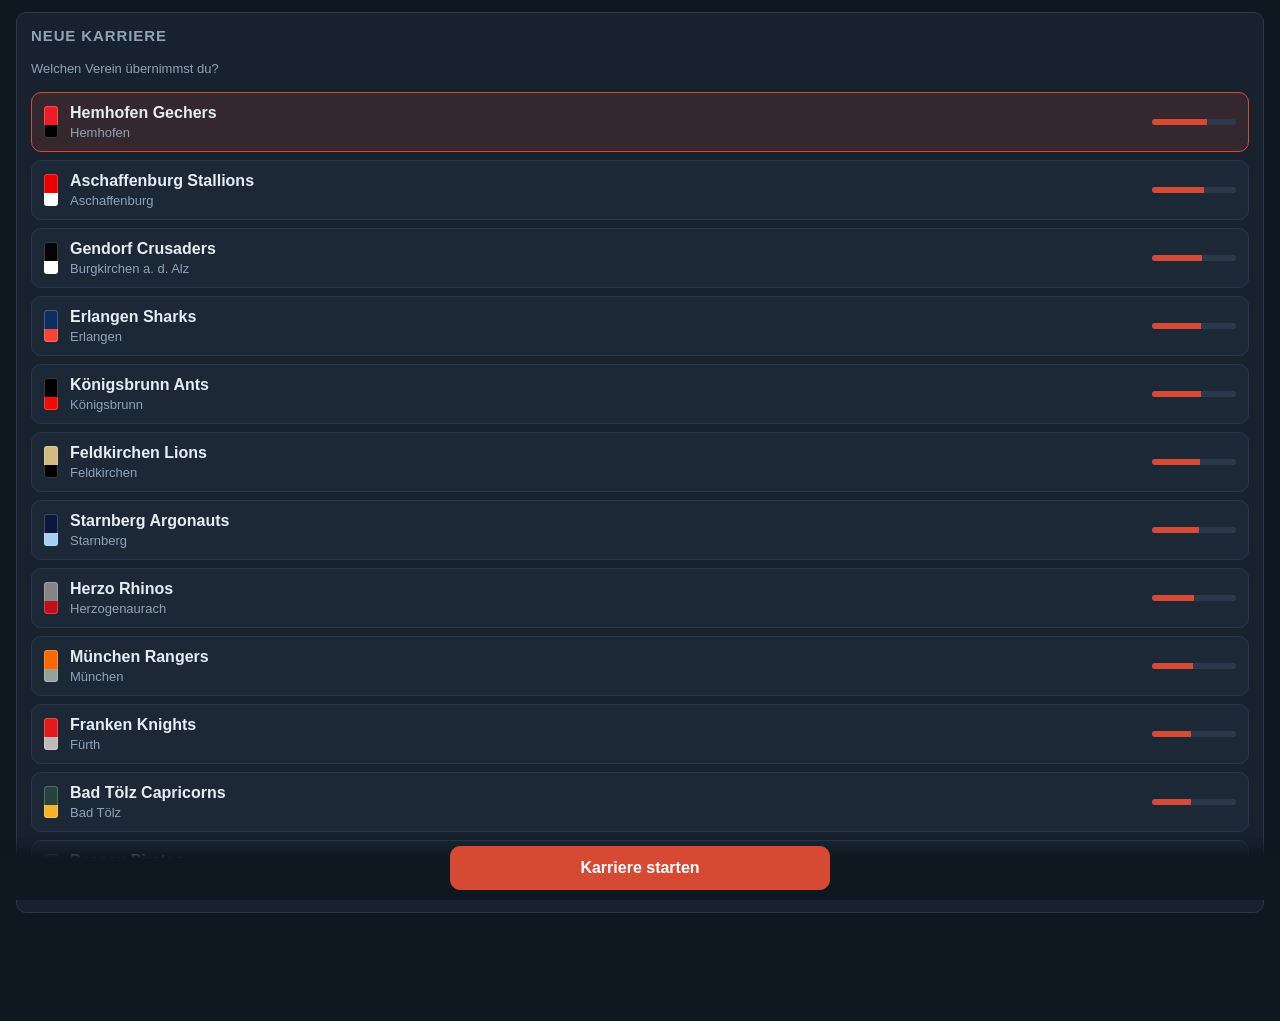
<file: index.html>
<!doctype html>
<html lang="de">
<head>
  <meta charset="utf-8">
  <title>Bayernliga Football Manager</title>
  <meta name="viewport" content="width=device-width, initial-scale=1, viewport-fit=cover">
  <meta name="theme-color" content="#0f1720">
  <meta name="description" content="Manager für American Football in der bayerischen Bayernliga.">

  <!-- Auf dem iPad: Teilen -> Zum Home-Bildschirm. Läuft dann ohne Safari-Leiste. -->
  <link rel="manifest" href="manifest.json">
  <meta name="apple-mobile-web-app-capable" content="yes">
  <meta name="apple-mobile-web-app-status-bar-style" content="black-translucent">
  <meta name="apple-mobile-web-app-title" content="Bayernliga">
  <link rel="apple-touch-icon" href="icons/icon-180.png">
  <link rel="icon" href="icons/icon-192.png">

  <link rel="stylesheet" href="app.css">
</head>
<body>
  <div id="app" class="app"></div>
  <script type="module" src="app.js"></script>
</body>
</html>
</file>
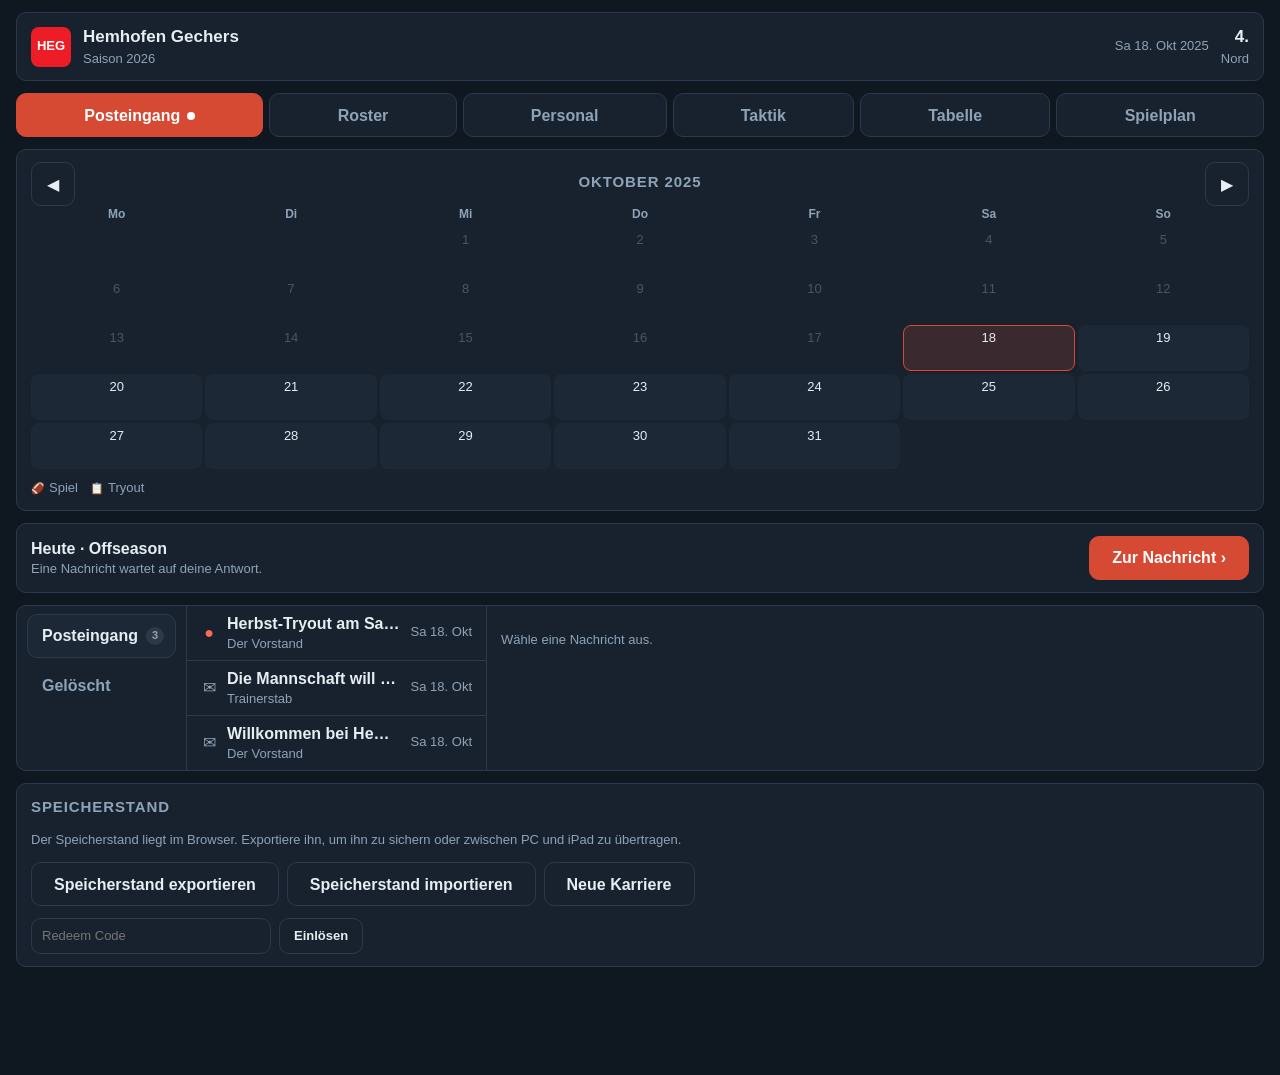
<file: vis.html>
<!doctype html>
<html lang="de"><head><meta charset="utf-8"><title>vis</title>
<meta name="viewport" content="width=device-width, initial-scale=1">
<link rel="stylesheet" href="app.css"></head>
<body><div id="app" class="app"></div>
<script type="module">
  import { neuesSpiel, weiter, beantworteNachricht } from './engine/saison.js';
  import { tagVonSpieltag } from './engine/kalender.js';
  import { speichere } from './engine/save.js';
  const q = new URLSearchParams(location.search);
  const s = neuesSpiel('heg', 'vis-seed');
  // Der Vorstand hält den Kalender an, bis er eine Antwort hat — auch hier.
  beantworteNachricht(s, s.post[s.post.length - 1].id, 'ja');
  // Ohne ?ende steht die Saison mitten in der Gruppenrunde, mit ?ende hinter
  // dem Finale — die einzige Stelle, an der das Bracket vollständig zu sehen ist.
  // Jeder eigene Spieltag hält an, also wird so oft weitergespielt, bis der
  // Kalender am Ziel steht; die Schranke fängt einen Stopp ab, der nicht weicht.
  const ziel = tagVonSpieltag(q.has('ende') ? 12 : 8);
  for (let i = 0; i < 40 && s.tag < ziel; i++) weiter(s, ziel);
  if (q.has('ende')) weiter(s);
  speichere(s);
  await import('./app.js');
  // Über den Namen und nicht über die Nummer: die Reihenfolge der Reiter hat
  // sich schon einmal geändert, und dann zeigte diese Fixture stillschweigend
  // die falsche Ansicht.
  const v = q.get('v');
  const reiter = (name) => [...document.querySelectorAll('.reiter button')]
    .find((b) => b.textContent === name);
  const ANSICHT = {
    tabelle: 'Tabelle', kader: 'Roster', personal: 'Personal',
    taktik: 'Taktik', spielplan: 'Spielplan',
  };
  if (ANSICHT[v]) reiter(ANSICHT[v]).click();
  if (v === 'bericht') {
    reiter('Spielplan').click();
    document.querySelector('.paarung[role=button]').click();
  }
</script></body></html>
</file>
<file: app.css>
/* Bayernliga Football Manager
   Tablet-first: every control is thumb-sized, nothing depends on hover. */

:root {
  --bg: #0f1720;
  --bg-erhoben: #17222e;
  --bg-zeile: #1c2836;
  --rand: #2a3a4c;
  --text: #e6edf3;
  --text-leise: #8fa3b8;
  --akzent: #d64933;
  --akzent-hell: #ff6b52;
  --gruen: #2ea36b;
  --rot: #d1495b;
  --gelb: #e9b44c;

  --tap: 44px;          /* kleinste Trefferfläche */
  --radius: 10px;
  --sicher-oben: env(safe-area-inset-top, 0px);
  --sicher-unten: env(safe-area-inset-bottom, 0px);
}

* { box-sizing: border-box; }

html {
  -webkit-text-size-adjust: 100%;
}

body {
  margin: 0;
  background: var(--bg);
  color: var(--text);
  font: 16px/1.45 -apple-system, BlinkMacSystemFont, 'Segoe UI', Roboto, sans-serif;
  /* Kein Doppeltipp-Zoom, kein Gummiband-Scrollen am Rand. */
  touch-action: manipulation;
  overscroll-behavior-y: none;
}

/* Kein fester Deckel mehr: die Breite folgt dem Fenster. Die Grids darunter
   (Bracket, Werte, Systeme, Aufstellungsraster, Stabkarten) tragen schon
   `auto-fill`/`auto-fit` mit `minmax()` — sie füllen zusätzlichen Platz mit
   mehr Spalten, nicht mit gestreckten Elementen. Nur ganz oben, auf einem
   Bildschirm breiter als ein Monitor, bricht eine Seitenspalte den Rest ab:
   sonst würde die Tabelle irgendwann breiter als lesbar. */
.app {
  max-width: min(100%, 1800px);
  margin: 0 auto;
  padding: calc(var(--sicher-oben) + 12px) 16px calc(var(--sicher-unten) + 96px);
}

@media (min-width: 1400px) {
  .app { padding-left: 24px; padding-right: 24px; }
}

/* --- Kopfzeile ---------------------------------------------------------- */

.kopf {
  display: flex;
  align-items: center;
  gap: 12px;
  padding: 12px 14px;
  background: var(--bg-erhoben);
  border: 1px solid var(--rand);
  border-radius: var(--radius);
  margin-bottom: 12px;
}

.kopf-wappen {
  width: 40px; height: 40px;
  border-radius: 8px;
  flex: 0 0 auto;
  display: grid; place-items: center;
  font-weight: 700; font-size: 13px;
  color: #fff;
}

.kopf-titel { font-weight: 700; font-size: 17px; }
.kopf-unter { color: var(--text-leise); font-size: 13px; }
/* Das Datum steht in der Mitte und weicht als Erstes: auf einem schmalen
   Gerät zählt, welcher Verein und welcher Platz — wann, sagt der Kalender
   eine Zeile tiefer noch einmal. */
.kopf-datum { margin-left: auto; color: var(--text-leise); white-space: nowrap; }
.kopf-rechts { text-align: right; }

@media (max-width: 520px) {
  .kopf-datum { display: none; }
  .kopf-rechts { margin-left: auto; }
}

/* --- Reiter -------------------------------------------------------------- */

.reiter {
  display: flex;
  gap: 6px;
  margin-bottom: 12px;
  overflow-x: auto;
  -webkit-overflow-scrolling: touch;
  scrollbar-width: none;
}
.reiter::-webkit-scrollbar { display: none; }

.reiter button {
  /* Wächst mit, damit die Leiste auf dem Telefon randlos ist. */
  flex: 1 0 auto;
  min-height: var(--tap);
  padding: 0 18px;
  background: var(--bg-erhoben);
  color: var(--text-leise);
  border: 1px solid var(--rand);
  border-radius: var(--radius);
  font: inherit; font-weight: 600;
  cursor: pointer;
}
.reiter button[aria-selected='true'] {
  background: var(--akzent);
  border-color: var(--akzent);
  color: #fff;
}

/* Der Punkt für ungelesene Post. Er sitzt hinter der Beschriftung und nicht
   als Aufkleber in der Ecke: der Reiter darf beim Auftauchen des Punktes nicht
   die Höhe ändern, sonst springt die ganze Leiste unter dem Finger. Auf dem
   aufgeschlagenen Reiter wird er weiß — der Akzent steht dort schon als
   Hintergrund und wäre auf sich selbst unsichtbar. */
.reiterpunkt {
  display: inline-block;
  width: 8px; height: 8px;
  margin-left: 7px;
  vertical-align: 1px;
  border-radius: 999px;
  background: var(--akzent-hell);
}
.reiter button[aria-selected='true'] .reiterpunkt { background: #fff; }

/* --- Karten und Tabellen ------------------------------------------------- */

.karte {
  background: var(--bg-erhoben);
  border: 1px solid var(--rand);
  border-radius: var(--radius);
  padding: 12px 14px;
  margin-bottom: 12px;
}

.karte h2 {
  margin: 0 0 10px;
  font-size: 15px;
  text-transform: uppercase;
  letter-spacing: .06em;
  color: var(--text-leise);
}

/* Breite Tabellen scrollen in sich selbst, nie die Seite. */
.tabelle-scroll {
  overflow-x: auto;
  -webkit-overflow-scrolling: touch;
  margin: 0 -14px;
  padding: 0 14px;
}

table {
  width: 100%;
  border-collapse: collapse;
  font-variant-numeric: tabular-nums;
  white-space: nowrap;
}

th {
  text-align: right;
  font-size: 12px;
  font-weight: 600;
  text-transform: uppercase;
  letter-spacing: .04em;
  color: var(--text-leise);
  padding: 6px 8px;
  border-bottom: 1px solid var(--rand);
}
th:nth-child(1), th:nth-child(2) { text-align: left; }

/* Sortierbare Spaltenköpfe: der Kader hängt an jedem einen Dreitakt-Klick. */
th.sortierbar { cursor: pointer; user-select: none; -webkit-user-select: none; }
th.sortierbar:hover { color: var(--text); }
th.sortierbar:focus-visible { outline: 2px solid var(--akzent); outline-offset: -2px; }
th.sortiert { color: var(--text); }
.sortpfeil { margin-left: 3px; }

td {
  padding: 10px 8px;
  border-bottom: 1px solid rgba(255, 255, 255, .05);
  text-align: right;
}
td:nth-child(1), td:nth-child(2) { text-align: left; }

tr.mein-team td { background: rgba(214, 73, 51, .13); font-weight: 600; }
/* Die beiden Plätze, die ins Halbfinale führen. Absteiger gibt es keine. */
tr.playoff td:first-child { box-shadow: inset 3px 0 0 var(--gruen); }

.verein-zelle { display: flex; align-items: center; gap: 8px; }
.farbtupfer {
  width: 12px; height: 12px; border-radius: 3px; flex: 0 0 auto;
  outline: 1px solid rgba(255, 255, 255, .22); outline-offset: -1px;
}
.farbtupfer.leer { outline-style: dashed; opacity: .55; }

/* --- Playoff-Bracket ------------------------------------------------------
   Drei Spalten: die beiden Halbfinale, das Finale dazwischen mittig, der
   Meister rechts. Die Verbinder sind Rahmen an den Kästen, kein SVG — so
   hängen sie am Kasten und verrutschen nicht, wenn eine Zeile anders bricht.

   Unter 720px stapeln sich die Spalten und die Linien verschwinden. Eine
   Klammer, die um die Ecke zeigt, wäre schlimmer als gar keine; die
   Überschriften tragen die Struktur dann allein. */

.bracket {
  display: grid;
  grid-template-columns: minmax(0, 1.15fr) minmax(0, 1.15fr) minmax(0, .8fr);
  gap: 28px;
}

.bracket-spalte { display: flex; flex-direction: column; min-width: 0; }

.bracket-titel {
  margin: 0 0 8px;
  font-size: 12px; font-weight: 600;
  text-transform: uppercase; letter-spacing: .06em;
  color: var(--text-leise);
}

/* Mittig, weil die Verbinder die Mitte treffen. */
.bracket-runde { flex: 1; display: grid; align-content: center; gap: 18px; }

.bracket-paar {
  position: relative;
  background: var(--bg-zeile);
  border: 1px solid var(--rand);
  border-radius: 8px;
}
/* Die Ecken rundet der Inhalt, nicht `overflow: hidden` — das schnitte die
   Verbinder ab, die als Pseudoelemente am selben Kasten hängen. */
.bracket-paar > :first-child { border-radius: 7px 7px 0 0; }
.bracket-paar > :last-child { border-radius: 0 0 7px 7px; }
.bracket-paar > :only-child { border-radius: 7px; }

.bracket-seite {
  display: flex; align-items: center; gap: 8px;
  min-height: 40px;
  padding: 6px 10px;
}
.bracket-seite + .bracket-seite { border-top: 1px solid var(--rand); }
.bracket-name { flex: 1; min-width: 0; overflow: hidden; text-overflow: ellipsis; white-space: nowrap; }
.bracket-punkte { flex: 0 0 auto; font-weight: 700; font-variant-numeric: tabular-nums; }
.bracket-halter { flex: 0 0 auto; }

.bracket-seite.sieger { font-weight: 700; }
.bracket-seite.sieger .bracket-punkte { color: var(--gruen); }
.bracket-seite.raus { color: var(--text-leise); }
.bracket-seite.raus .farbtupfer { opacity: .45; }
.bracket-seite.meins { background: rgba(214, 73, 51, .13); }
.bracket-seite.offen .bracket-name { color: var(--text-leise); }

/* Der Heimrechtsvermerk steht am Verein und nicht in der Überschrift, weil im
   Finale der Gruppenzweite zu Hause spielen kann. */
.bracket-heim {
  flex: 0 0 auto;
  font-size: 11px; font-weight: 700; line-height: 1;
  padding: 3px 5px; border-radius: 4px;
  color: var(--text-leise);
  border: 1px solid var(--rand);
}

/* Die Waagerechten: aus jedem Kasten nach rechts, in jeden Kasten von links.
   Zwei 14px-Stummel treffen sich in der Mitte des 28px-Abstands. */
.bracket-runde.halbfinale > *::after,
.bracket-runde.finale > *::after {
  content: ''; position: absolute; top: 50%;
  left: 100%; width: 14px;
  border-top: 2px solid var(--rand);
}
.bracket-runde.finale > *::before,
.bracket-runde.meister > *::before {
  content: ''; position: absolute; top: 50%;
  right: 100%; width: 14px;
  border-top: 2px solid var(--rand);
}

/* Die Klammer, die beide Halbfinale zusammenführt: je eine Senkrechte von der
   Kastenmitte bis in die Mitte des Abstands zwischen ihnen — die Hälfte der
   18px Lücke, also 9px über die Kante hinaus. */
.bracket-runde.halbfinale > :first-child::before,
.bracket-runde.halbfinale > :last-child::before {
  content: ''; position: absolute;
  left: calc(100% + 12px);
  border-left: 2px solid var(--rand);
}
.bracket-runde.halbfinale > :first-child::before { top: 50%; bottom: -9px; }
.bracket-runde.halbfinale > :last-child::before { top: -9px; bottom: 50%; }

@media (max-width: 720px) {
  .bracket { grid-template-columns: 1fr; gap: 16px; }
  .bracket-runde { align-content: start; }
  .bracket-runde > *::before, .bracket-runde > *::after { display: none; }
}

/* --- Fußleiste mit der Hauptaktion --------------------------------------- */

.fuss {
  position: fixed;
  left: 0; right: 0; bottom: 0;
  padding: 10px 12px calc(10px + var(--sicher-unten));
  background: linear-gradient(to top, var(--bg) 65%, transparent);
  display: flex; gap: 8px;
  justify-content: center;
}

button.haupt, button.neben {
  min-height: var(--tap);
  padding: 0 22px;
  border-radius: var(--radius);
  border: 1px solid var(--rand);
  font: inherit; font-weight: 700;
  cursor: pointer;
  max-width: 380px;
  flex: 1;
}
button.haupt { background: var(--akzent); border-color: var(--akzent); color: #fff; }
button.haupt:active { background: var(--akzent-hell); }
button.haupt:disabled { background: var(--rand); border-color: var(--rand); color: var(--text-leise); }
button.neben { background: var(--bg-erhoben); color: var(--text); flex: 0 0 auto; }
button.neben:disabled { color: var(--text-leise); cursor: default; opacity: .55; }

/* --- Startbildschirm ----------------------------------------------------- */

.start-liste { display: grid; gap: 8px; }

.start-team {
  display: flex; align-items: center; gap: 12px;
  min-height: 56px; padding: 8px 12px;
  background: var(--bg-zeile);
  border: 1px solid var(--rand);
  border-radius: var(--radius);
  color: inherit; font: inherit; text-align: left;
  cursor: pointer;
  width: 100%;
}
.start-team[aria-pressed='true'] { border-color: var(--akzent); background: rgba(214, 73, 51, .15); }
.start-team .balken { margin-left: auto; width: 84px; height: 6px; background: var(--rand); border-radius: 3px; overflow: hidden; }
.start-team .balken i { display: block; height: 100%; background: var(--akzent); }

/* --- Die Ansprache nach der Vereinswahl ---------------------------------- */

.intro { max-width: 620px; margin: 0 auto 12px; }

.intro-verein {
  display: flex; align-items: center; gap: 12px;
  padding-bottom: 12px; margin-bottom: 4px;
  border-bottom: 1px solid var(--rand);
}

.intro h2 {
  font-size: 22px;
  text-transform: none;
  letter-spacing: 0;
  color: var(--text);
  margin: 10px 0 12px;
}

.intro p { margin: 0 0 12px; }
.intro-frage { font-weight: 700; margin-bottom: 0 !important; }

/* --- Spielbericht -------------------------------------------------------- */

.bericht-kopf { display: flex; align-items: center; gap: 14px; margin-bottom: 10px; }
.bericht-punkte { font-size: 30px; font-weight: 800; font-variant-numeric: tabular-nums; }
.bericht-sieger { color: var(--gruen); }

.paarung {
  display: flex; align-items: center; gap: 10px;
  padding: 10px 0;
  border-bottom: 1px solid rgba(255, 255, 255, .05);
  cursor: pointer;
}
/* Heim und Gast nebeneinander, nicht übereinander: eine Paarung ist eine
   Zeile. Auf schmalen Schirmen kürzen beide Namen gleichmäßig — jeder bekommt
   die Hälfte, statt dass der längere den kürzeren wegdrückt. */
.paarung .namen {
  flex: 1; min-width: 0;
  display: flex; align-items: center; gap: 6px;
}
.paarung .namen .name {
  min-width: 0; flex: 1 1 0;
  overflow: hidden; text-overflow: ellipsis; white-space: nowrap;
}
.paarung .namen .gegen { flex: 0 0 auto; font-size: 12px; }
.paarung .namen .farbtupfer { flex: 0 0 auto; }
.paarung .stand { font-weight: 700; font-variant-numeric: tabular-nums; }

.leise { color: var(--text-leise); }
.klein { font-size: 13px; }
.verletzt { color: var(--gelb); }
/* Was nicht nur schlecht, sondern kaputt ist: die Elf mit Loch. */
.warnung { color: var(--rot); font-weight: 600; }
.balkenreihe { display: grid; grid-template-columns: 120px 1fr 40px; gap: 10px; align-items: center; margin-bottom: 8px; }
.balkenreihe .spur { height: 8px; background: var(--bg-zeile); border-radius: 4px; overflow: hidden; }
.balkenreihe .spur i { display: block; height: 100%; background: var(--akzent); }

.hinweis {
  padding: 10px 12px; border-radius: var(--radius);
  background: rgba(46, 163, 107, .15);
  border: 1px solid var(--gruen);
  margin-bottom: 12px;
}

/* --- Taktik ---------------------------------------------------------------
   Die Systemwahl, der Regler und die zweiundzwanzig Plätze. */

.systeme {
  display: grid;
  grid-template-columns: repeat(auto-fill, minmax(150px, 1fr));
  gap: 8px;
}

.system {
  display: flex; flex-direction: column; gap: 2px;
  min-height: var(--tap);
  padding: 8px 10px;
  text-align: left;
  border: 1px solid var(--rand);
  border-radius: var(--radius);
  background: var(--bg-zeile);
  color: var(--text);
  font: inherit;
  cursor: pointer;
}
.system:focus-visible { outline: 2px solid var(--akzent); outline-offset: 2px; }
.system.aktiv { border-color: var(--akzent); background: rgba(214, 73, 51, .15); }
.system-id { font-weight: 700; font-variant-numeric: tabular-nums; }
.system-name { font-size: 13px; }
.system-skill { font-size: 11px; letter-spacing: .02em; }

/* Die zwei Koordinatoren nebeneinander, auf dem Telefon untereinander. */
.stabkarten {
  display: grid;
  grid-template-columns: repeat(auto-fit, minmax(220px, 1fr));
  gap: 12px;
}
.stabkarte p { margin: 2px 0; }
.stabname { font-weight: 600; }

.reglerzeile {
  display: grid; grid-template-columns: 120px 1fr 56px;
  gap: 10px; align-items: center; margin-bottom: 4px;
}
.reglerzeile input[type='range'] { width: 100%; height: var(--tap); accent-color: var(--akzent); }
.reglerwert { text-align: right; font-weight: 700; font-variant-numeric: tabular-nums; }

/* Die Marke fürs rechnerische Optimum sitzt unter der Spur, nicht auf ihr:
   auf ihr verdeckte der Daumen sie genau dann, wenn man dort steht. Sie heißt
   `optimum` und nicht `marke` — die Klasse `.marke` ist weiter unten schon die
   Pille hinter einem Spielernamen und brächte ihr Polster mit. */
.reglerskala { margin: -8px 0 6px; }
.skala { position: relative; height: 12px; }
.skala .optimum {
  position: absolute; top: 0;
  width: 2px; height: 8px; margin-left: -1px; padding: 0;
  background: var(--gruen); border-radius: 1px;
}

/* Die Aufschlüsselung des Vorteils. Nur die Summenzeile trägt die dritte
   Spalte — die Beiträge einzeln in Punkte umzurechnen legte eine Genauigkeit
   nahe, die sie nicht haben. */
.duellreihe {
  display: grid; grid-template-columns: 1fr 68px 84px;
  gap: 10px; align-items: baseline; margin-bottom: 6px;
}
.duellwert { text-align: right; font-variant-numeric: tabular-nums; }
.duellpunkte { text-align: right; font-variant-numeric: tabular-nums; }
.duellreihe.summe {
  margin-top: 8px; padding-top: 8px;
  border-top: 1px solid var(--rand);
}
.duellreihe.summe .duellwert { font-weight: 700; }

/* Ein Bereich des Rosters: links die Verfügbaren, rechts die Plätze. Unter
   640 Pixeln fällt die Liste unter die Plätze — nebeneinander wären beide
   Spalten zu schmal für einen Namen samt Zahl, und die Plätze sind die
   Antwort, die zuerst auf dem Schirm stehen soll. */
.aufstellungsraster {
  display: grid; gap: 16px;
  grid-template-columns: repeat(auto-fit, minmax(280px, 1fr));
}
.plaetzespalte { order: -1; }
@media (min-width: 640px) { .plaetzespalte { order: 0; } }
.verfuegbarspalte h3, .plaetzespalte h3 { margin: 0 0 6px; }

.verfuegbarkopf { display: flex; align-items: center; gap: 8px; margin-bottom: 6px; }
.verfuegbarkopf h3 { flex: 1; margin: 0; }

/* Die Zahl, die der Bereich zusammen ergibt. Sie steht im Kartenkopf und nicht
   darunter: der Manager liest sie, während er stellt, nicht danach. */
.staerkezahl { display: flex; align-items: baseline; gap: 6px; margin-bottom: 4px; }
.staerkezahl strong { font-size: 18px; font-variant-numeric: tabular-nums; }

.verfuegbare { list-style: none; margin: 0; padding: 0; max-height: 420px; overflow-y: auto; }
.verfuegbare li {
  display: flex; align-items: center; gap: 8px;
  width: 100%; min-height: var(--tap);
  margin-top: 4px; padding: 0 8px;
  background: var(--bg-erhoben);
  border: 1px solid var(--rand); border-radius: 6px;
  cursor: pointer;
}
.verfuegbare li:active { border-color: var(--akzent); }
.verfuegbare li:focus-visible { outline: 2px solid var(--akzent); outline-offset: 1px; }
.verfuegbare li.gewaehlt {
  background: rgba(214, 73, 51, .18);
  border-color: var(--akzent);
}
/* Wer schon in der Elf steht, steht hier nur, wenn der Schalter ihn holt —
   und dann gedämpft, damit er nicht wie eine freie Wahl aussieht. */
.verfuegbare li.steht { opacity: .7; }
.verfuegbar-name { flex: 1; min-width: 0; font-variant-numeric: tabular-nums; }
.verfuegbare .platz-stk {
  flex: 0 0 24px; text-align: right;
  font-size: 12px; font-weight: 600; font-variant-numeric: tabular-nums;
}

/* Die beiden Werte, an denen ein Special-Teams-Platz hängt. Sie standen früher
   an den drei Plätzen und stehen jetzt an den Kandidaten links: dort werden
   sie gebraucht, denn verglichen wird vor dem Einsetzen, nicht danach. */
.specialwerte { display: flex; gap: 8px; font-variant-numeric: tabular-nums; }
/* Auf schmalen Schirmen rutschen sie unter den Namen, statt ihn in zwei Zeilen
   zu quetschen. */
.verfuegbare li { flex-wrap: wrap; }
@media (max-width: 480px) {
  .verfuegbare .specialwerte { flex-basis: 100%; margin-left: 32px; }
}

.aufstellung { list-style: none; margin: 6px 0 0; padding: 0; }
.aufstellung li {
  display: flex; align-items: baseline; gap: 8px;
  padding: 5px 0;
  /* Rundum ein Rand, fast überall unsichtbar: der gewählte Platz und sein
     Kasten färben ihn ein, statt beim Antippen alles um einen Pixel zu rücken. */
  border: 1px solid transparent;
  border-bottom-color: rgba(255, 255, 255, .05);
}
.aufstellung .platz {
  flex: 0 0 44px;
  font-size: 12px; font-weight: 700; letter-spacing: .04em;
  color: var(--text-leise);
}
/* Einzeilig, notfalls mit Auslassung: sobald rechts die zweite Zahl dazukommt,
   bräche ein langer Name sonst um, und die Zeile würde höher — aus demselben
   Grund wie beim Abstand im Zielmodus darf sich hier nichts verschieben. */
.aufstellung .platz-name {
  flex: 1; min-width: 0; font-variant-numeric: tabular-nums;
  white-space: nowrap; overflow: hidden; text-overflow: ellipsis;
}
/* Eine geliehene Trikotnummer steht in Gold — dieselbe Farbe wie die Marke
   „umgestellt", denn sie sagt dasselbe: der Mann steht heute woanders. */
.aufstellung .platz-nr.geliehen { color: var(--gelb); font-weight: 700; }
.aufstellung .platz-pos { font-size: 12px; }
/* Was der Mann auf genau diesem Platz wert ist — nicht seine gezogene Stärke. */
.aufstellung .platz-stk {
  flex: 0 0 24px; text-align: right;
  font-size: 12px; font-weight: 600; font-variant-numeric: tabular-nums;
}

/* --- Aufstellen ----------------------------------------------------------
   Zwei Tipps: der Platz, dann der Mann. Jede Trefferfläche hält deshalb die 44
   Pixel ein, auch innerhalb der engen Aufstellungsliste. Das Ziehen kommt als
   Zugabe dazu und hat seinen eigenen Abschnitt weiter unten. */

.kartenkopf { display: flex; align-items: center; gap: 12px; flex-wrap: wrap; }
.kartenkopf h2 { flex: 1; margin-bottom: 4px; }
.aufstellungsknoepfe { display: flex; gap: 8px; flex-wrap: wrap; margin-bottom: 4px; }

button.klein {
  min-height: 36px; padding: 0 14px;
  font-size: 13px; font-weight: 600;
  flex: 0 0 auto; max-width: none;
}

.aufstellung li.waehlbar {
  cursor: pointer;
  min-height: var(--tap);
  margin: 0 -6px; padding: 5px 6px;
  border-radius: 6px;
}
.aufstellung li.waehlbar:focus-visible { outline: 2px solid var(--akzent); outline-offset: -2px; }
/* Der gewählte Platz: ein Kasten in der Akzentfarbe, der sich aus der Reihe
   der übrigen heraushebt. Er stand früher auf der Kandidatenliste darunter
   auf; seit die Liste links steht, ist er ein Kasten für sich. */
.aufstellung li.gewaehlt {
  background: rgba(214, 73, 51, .16);
  border-color: var(--akzent);
  border-radius: 6px;
}
.aufstellung li.gewaehlt .platz { color: var(--akzent-hell); }

/* Ein ausdrücklich freier Platz. Er sieht aus wie eine Lücke, weil er eine ist. */
.aufstellung li.frei .platz,
.aufstellung li.frei .platz-name { color: var(--text-leise); }
.aufstellung li.frei .platz-name { font-style: italic; }

/* Ein Schalter, kein Knopf: er schaltet eine Sicht um und bleibt so stehen. */
.schalter {
  min-height: 30px; padding: 0 10px;
  background: transparent; color: var(--text-leise);
  border: 1px solid var(--rand); border-radius: 999px;
  font: inherit; font-size: 12px; font-weight: 600;
  cursor: pointer;
}
.schalter.an {
  background: rgba(46, 163, 107, .18);
  border-color: rgba(46, 163, 107, .45);
  color: var(--gruen);
}
.schalter:focus-visible { outline: 2px solid var(--akzent); outline-offset: 1px; }

.marke.tausch { background: rgba(255, 255, 255, .08); color: var(--text-leise); }

/* Im Zielmodus ist jeder der zweiundzwanzig Plätze ein Knopf, und rechts stehen
   zwei Zahlen: was der dort steht bringt, und was der Gewählte brächte.

   Nur Farbe, kein Maß: die Zeile darf im Zielmodus weder höher noch weiter
   auseinander stehen als sonst. Früher trug sie hier 4 Pixel Abstand nach
   unten, und elf Zeilen rückten beim ersten Tipp links um 44 Pixel nach unten —
   die Liste sprang unter dem Finger weg, der gerade den Platz treffen wollte.
   Der Rand ist ohnehin schon da (siehe `.aufstellung li`), er wird nur gefärbt. */
.aufstellung li.ziel {
  background: var(--bg-zeile);
  border-color: var(--rand);
}
.aufstellung li.ziel:active { border-color: var(--akzent); }
.aufstellung li.ziel.steht { opacity: .55; }
.aufstellung .platz-stk.alt { color: var(--text-leise); font-weight: 400; }
.aufstellung .platz-stk.neu { color: var(--text-leise); font-weight: 700; }
.aufstellung .platz-stk.neu.besser { color: var(--gruen); }

.marke.steht { background: rgba(255, 255, 255, .08); color: var(--text-leise); }

/* Der Papierkorb räumt einen einzelnen Platz. Er sitzt am rechten Rand der
   Zeile, hinter der Stärke, und ist so blass, bis die Zeile berührt wird, dass
   er die Zahlenspalte nicht stört — auf dem Finger-Schirm bleibt er sichtbar,
   denn dort gibt es kein Darüberfahren. */
.aufstellung .papierkorb {
  flex: 0 0 auto; display: inline-flex; align-items: center; justify-content: center;
  align-self: center;
  width: 28px; min-height: 28px; padding: 0; margin-left: 2px;
  background: none; border: 1px solid transparent; border-radius: var(--radius);
  color: var(--rot); opacity: .55; cursor: pointer;
}
.aufstellung li:hover .papierkorb, .aufstellung .papierkorb:focus-visible { opacity: 1; }
.aufstellung .papierkorb:hover { background: rgba(209, 73, 91, .16); }
@media (hover: none) {
  .aufstellung .papierkorb { opacity: .8; }
}

/* --- Ziehen ---------------------------------------------------------------
   Die Zugabe neben den zwei Tipps. Sichtbar ist davon dreierlei: die Schleppe
   am Zeiger, ein Rand an jedem Platz, solange gezogen wird, und der Kasten um
   den Platz unter dem Zeiger. Ohne das Erste weiß niemand, dass er etwas in
   der Hand hält; ohne das Zweite nicht, wohin er damit darf. */

/* Kein Markieren von Text, während ein Name über den Schirm geht — sonst
   schleift die Maus eine blaue Auswahl durch die halbe Liste. */
.verfuegbare li, .aufstellung li.waehlbar { user-select: none; -webkit-user-select: none; }
body.zieht { cursor: grabbing; user-select: none; -webkit-user-select: none; }

.schleppe {
  position: fixed; top: 0; left: 0; z-index: 40;
  /* Nimmt keine Zeiger an: sie hängt unter dem Finger und würde sonst bei jeder
     Trefferfrage sich selbst melden statt des Platzes darunter. */
  pointer-events: none;
  max-width: 220px; padding: 4px 10px;
  background: var(--akzent); color: #fff;
  border-radius: 6px;
  font-size: 13px; font-weight: 600; white-space: nowrap;
  overflow: hidden; text-overflow: ellipsis;
  box-shadow: 0 6px 18px rgba(0, 0, 0, .45);
}

body.zieht .aufstellung li[data-ziel] {
  border-color: rgba(255, 255, 255, .18);
  border-radius: 6px;
}
/* Der Platz unter dem Zeiger — dieselbe Farbe wie der angetippte Platz, weil es
   dieselbe Frage ist: hierher. */
.aufstellung li.drueber {
  background: rgba(214, 73, 51, .22);
  border-color: var(--akzent);
  border-radius: 6px;
}

tr.spielerzeile.waehlbar td { cursor: pointer; }

/* Wer in der Elf steht, ist markiert — damit auf einen Blick zu sehen ist, wer
   es nicht ist. Die Marke nennt gleich den Platz. */
tr.spielerzeile.starter td:first-child { box-shadow: inset 3px 0 0 var(--gruen); }
.marke.starter {
  margin-left: 8px;
  background: rgba(46, 163, 107, .18); color: var(--gruen);
  font-weight: 700; letter-spacing: .03em;
}

/* Das Zeichen am Zeilenende. Es war einmal ein eigener Knopf, weil die Zeile
   selbst auswählte; seit Personal nichts mehr aufstellt, tut die ganze Zeile
   dasselbe und das Zeichen zeigt nur noch, in welche Richtung. */
td.werteknopf { width: 1%; padding-left: 0; padding-right: 8px; text-align: right; }

/* Die Unterreiter im Personal: dieselbe Leiste, eine Spur kleiner. Ein
   gesperrter Reiter bleibt sichtbar — der Platz für Coaches und Orga ist
   entschieden, ihr Inhalt noch nicht. */
/* Nur hier noch ein Deckel: drei Unterreiter würden auf einem breiten Fenster
   sonst zu Balken ohne erkennbare Schaltfläche. Die sechs Hauptreiter oben
   brauchen ihn nicht — bei sechs Knöpfen bleibt jeder ein Knopf, egal wie
   breit das Fenster wird, und die Leiste füllt den Rand bis zum Spielplan
   rechts. Kommt ein siebter Hauptreiter hinzu, gehört die Frage neu gestellt. */
.reiter.unter button { min-height: 38px; padding: 0 14px; font-size: 13px; max-width: 220px; }
.reiter.unter button:disabled { opacity: .45; cursor: default; }

/* --- Rückfrage ------------------------------------------------------------
   Ein Blatt über der Ansicht. Kein confirm(): auf jedem Knopf steht, was er
   tut, und „speichern" und „verwerfen" sind beide ein Ja. */

.frageschirm {
  position: fixed; inset: 0; z-index: 20;
  display: flex; align-items: center; justify-content: center;
  padding: 20px;
  background: rgba(0, 0, 0, .6);
}
.frage {
  width: 100%; max-width: 420px;
  padding: 18px;
  background: var(--bg-erhoben);
  border: 1px solid var(--rand); border-radius: var(--radius);
  box-shadow: 0 18px 40px rgba(0, 0, 0, .5);
}
.frage h2 { margin: 0 0 8px; font-size: 16px; }
.frage p { margin: 0 0 16px; color: var(--text-leise); }
.fragenknoepfe { display: flex; gap: 8px; flex-wrap: wrap; }
.fragenknoepfe button { flex: 1 1 140px; max-width: none; }

/* --- Das Gespräch ----------------------------------------------------------
   Dasselbe Blatt wie die Rückfrage, nur breiter und mit einer Liste darin: die
   Kategorien und die fünf Rollen stehen untereinander, weil jede Zeile zwei
   Zeilen Text trägt — nebeneinander würde daraus auf dem Telefon Kleingedrucktes. */

.frage.gespraech { max-width: 480px; }
.gespraech-kopf { margin-bottom: 12px; }
.gespraech-kopf h2 { margin: 0 0 2px; }
.gespraech h3 { margin: 14px 0 6px; }
.gespraech p { margin: 0 0 6px; }
.gespraech-liste { display: flex; flex-direction: column; gap: 6px; margin: 10px 0 16px; }
.gespraech-kategorie {
  display: flex; flex-direction: column; align-items: flex-start; gap: 1px;
  width: 100%; max-width: none; text-align: left;
}
.gespraech-kategorie.aktuell { border-color: var(--akzent); }
.gespraech-reaktion { margin-bottom: 10px; }

/* Der ausgesprochene Wunsch: derselbe Abstand wie die Reaktion, aber
   hervorgehoben — er ist der Satz, wegen dem der Termin draufging, und er
   steht zwischen zwei Absätzen in Grau. */
.gespraech-wunsch { margin-bottom: 4px; font-weight: 600; }

/* --- Sterne ---------------------------------------------------------------
   Zwei Reihen übereinander: die gefüllte wird beschnitten. So sitzt der halbe
   Stern exakt in der Mitte, ohne ein Halbstern-Zeichen, das viele Schriften
   nicht haben. */

.sterne {
  position: relative; display: inline-block;
  white-space: nowrap; letter-spacing: 1px; line-height: 1;
  color: rgba(255, 255, 255, .18);
}
.sterne-voll {
  position: absolute; inset: 0;
  overflow: hidden; white-space: nowrap;
  color: var(--gelb);
}
/* Im Roster stehen die Sterne in einer Zeile mit Nummer, Name, Alter und
   Zahl — in der Größe des Personal-Reiters nähmen sie dem Namen den Platz,
   den er auf dem Telefon ohnehin kaum hat. Sie schrumpfen nicht mit, damit
   die Zeile nicht höher wird, sobald rechts die zweite Zahl dazukommt. */
.talent-klein { font-size: 10px; flex: 0 0 auto; }
.talent-klein .sterne { letter-spacing: 0; }

.marke {
  font-size: 11px; padding: 1px 6px; border-radius: 999px; white-space: nowrap;
}
.marke.um { background: rgba(233, 180, 76, .18); color: var(--gelb); }
.marke.doppel { background: rgba(209, 73, 91, .2); color: var(--rot); }

/* --- Werte eines Spielers -------------------------------------------------
   Die fünfzehn Attribute klappen unter der Kaderzeile auf. Beim eigenen Kader
   sind sie offen; ein fremder Verein zeigt nie mehr als seine Gesamtstärke. */

tr.spielerzeile { cursor: pointer; }
tr.spielerzeile:focus-visible { outline: 2px solid var(--akzent); outline-offset: -2px; }
tr.spielerzeile.offen td { border-bottom-color: transparent; }

/* Der Roster steht nach Positionen sortiert: ein Strich trennt zwei
   Positionen, ein kräftigerer Offense von Defense. */
tr.spielerzeile.positionsstart td { border-top: 1px solid rgba(255, 255, 255, .20); }
tr.spielerzeile.einheitsstart td { border-top: 2px solid var(--text-leise); }
tr.spielerzeile.offen td:nth-child(2) { font-weight: 600; }

tr.wertezeile td { padding: 0 8px 12px; text-align: left; white-space: normal; }
.werte {
  display: grid;
  grid-template-columns: repeat(auto-fill, minmax(250px, 1fr));
  gap: 4px 18px;
}
.wert { display: grid; grid-template-columns: 118px 1fr 26px; gap: 8px; align-items: center; }
.wert .spur { height: 6px; background: var(--bg); border-radius: 3px; overflow: hidden; }
.wert .spur i { display: block; height: 100%; background: var(--akzent); }
.wert span:last-child { text-align: right; font-variant-numeric: tabular-nums; }

/* Die vier Blöcke eines Coaches untereinander, jeder mit seiner Überschrift.
   Beim Coach steht der Name in der ersten Spalte, nicht hinter einer Nummer. */
.werteblock + .werteblock { margin-top: 10px; }
.werteblock h3 { margin: 0 0 4px; }
tr.coachzeile.offen td:first-child { font-weight: 600; }
tr.coachzeile.offen td:nth-child(2) { font-weight: inherit; }

/* Die fünf Plätze, auf denen er jetzt am meisten wert wäre. Marken statt
   Balken: es sind fünf Zahlen im Vergleich zueinander, keine Skala. */
.plaetze { display: flex; flex-wrap: wrap; align-items: center; gap: 6px; margin-top: 10px; }
.plaetze > span.klein { margin-right: 2px; }
.platzwert {
  display: inline-flex; align-items: baseline; gap: 6px;
  padding: 2px 8px;
  background: var(--bg-erhoben);
  border: 1px solid var(--rand); border-radius: 999px;
  font-size: 12px; font-variant-numeric: tabular-nums;
}
.platzwert b { font-weight: 700; }
.platzwert span { color: var(--text-leise); }
/* Sein eigener Platz, damit sichtbar wird, ob er überhaupt darunter steht. */
.platzwert.heim { border-color: var(--akzent); }
.platzwert.heim b { color: var(--akzent-hell); }

/* --- Posteingang: Kalender, Tageskarte, Nachrichten -----------------------
   Der erste Bildschirm. Das Monatsraster oben sagt, wo man im Jahr steht, die
   Tageskarte darunter trägt die Handlung — ohne Fußleiste ist sie die einzige
   Oberfläche, die einen Zwangsstopp wieder auflöst. */

.kalkopf { display: flex; align-items: center; gap: 8px; }
.kalkopf h2 { flex: 1; text-align: center; margin: 0 0 6px; }

.kalpfeil {
  min-width: var(--tap); min-height: var(--tap);
  border: 1px solid var(--rand); border-radius: var(--radius);
  background: var(--bg-erhoben); color: var(--text);
  font: inherit; cursor: pointer;
}
.kalpfeil:active { background: var(--bg-zeile); }

.kalraster { display: grid; grid-template-columns: repeat(7, 1fr); gap: 3px; }
.kalkopfzeile { margin-bottom: 3px; }
.kalwochentag {
  text-align: center; font-size: 12px; font-weight: 600;
  color: var(--text-leise);
}

.kaltag {
  min-height: 46px;
  padding: 3px 2px 2px;
  border: 1px solid transparent; border-radius: 8px;
  background: var(--bg-zeile);
  display: flex; flex-direction: column; align-items: center; gap: 1px;
  font-variant-numeric: tabular-nums;
}
.kaltag.leer { background: none; }
/* Ein Tag außerhalb der Saison: er steht im Monat, aber nicht im Jahr. */
.kaltag.aussen { background: none; color: var(--text-leise); opacity: .4; }
.kaltag.heute { border-color: var(--akzent); background: rgba(214, 73, 51, .18); }
.kaltag.waehlbar { cursor: pointer; }
.kaltag.waehlbar:hover { border-color: var(--rand); }
.kaltag.waehlbar:focus-visible { outline: 2px solid var(--akzent); outline-offset: 1px; }
/* Der angetippte Tag. Er sieht anders aus als „heute": das eine ist, wo man
   steht, das andere, wohin man will. */
.kaltag.gewaehlt { border-color: var(--akzent-hell); background: rgba(255, 107, 82, .22); }

.kalzahl { font-size: 13px; }
.kalzeichen { font-size: 11px; line-height: 1; display: flex; gap: 2px; }

.kallegende { display: flex; flex-wrap: wrap; gap: 12px; margin-top: 10px; }
.kallegende-teil { display: inline-flex; align-items: center; gap: 4px; }

/* Die Leiste unter dem Raster: sie steht nur da, wenn ein Tag gewählt ist, und
   trägt den einen Knopf, der wirklich simuliert. */
.kalauswahl {
  display: flex; align-items: center; gap: 8px; flex-wrap: wrap;
  margin-top: 10px; padding-top: 10px;
  border-top: 1px solid var(--rand);
}
.kalauswahl-datum { flex: 1; min-width: 110px; font-weight: 600; }

/* Die Tageskarte. Ein Satz links, der Knopf rechts — und auf dem Telefon
   untereinander, damit der Knopf seine 44 Pixel behält. */
.tageskarte { display: flex; align-items: center; gap: 12px; flex-wrap: wrap; }
.tageskarte > div:first-child { flex: 1; min-width: 180px; }
.tageskarte-titel { font-weight: 700; }
.tageskarte button.haupt { flex: 0 0 auto; max-width: none; }

/* --- Der Posteingang im Schnitt eines Mailprogramms -----------------------
   Links die Ordner, daneben die Liste, rechts die Nachricht. Gestapelt bis
   860px: drei Spalten auf einem Telefon wären drei Streifen, von denen keiner
   sich lesen ließe. Die Karte gibt ihr Polster ab — die Trennlinien laufen
   sonst nicht bis an den Rand. */
.postfach { padding: 0; overflow: hidden; display: grid; grid-template-columns: 1fr; }

.postordner {
  display: flex; gap: 6px;
  padding: 8px 10px;
  border-bottom: 1px solid var(--rand);
  overflow-x: auto; scrollbar-width: none;
}
.postordner::-webkit-scrollbar { display: none; }
.postordner-knopf {
  display: inline-flex; align-items: center; gap: 8px;
  min-height: var(--tap); padding: 0 14px;
  background: none; color: var(--text-leise);
  border: 1px solid transparent; border-radius: var(--radius);
  font: inherit; font-weight: 600; cursor: pointer;
  white-space: nowrap;
}
.postordner-knopf.aktiv {
  background: var(--bg-zeile); border-color: var(--rand); color: var(--text);
}
.postordner-knopf:focus-visible { outline: 2px solid var(--akzent); outline-offset: -2px; }
.postordner-name { flex: 1; text-align: left; }

.postspalte { border-bottom: 1px solid var(--rand); max-height: 280px; overflow-y: auto; }
.postleer { margin: 0; padding: 12px 14px; }

.postliste { display: flex; flex-direction: column; }

.postzeile {
  display: flex; align-items: center; gap: 10px;
  min-height: var(--tap); padding: 6px 14px;
  border-top: 1px solid var(--rand);
  cursor: pointer;
}
.postzeile:first-child { border-top: none; }
.postzeile:focus-visible { outline: 2px solid var(--akzent); outline-offset: -2px; }
/* Die aufgeschlagene Zeile. Der Streifen links liegt innen, damit die Zeile
   beim Auswählen nicht um einen Pixel wandert. */
.postzeile.gewaehlt { background: var(--bg-zeile); box-shadow: inset 3px 0 0 var(--akzent); }
.postzeile.neu .postbetreff { font-weight: 700; }

.postzeichen { flex: 0 0 auto; width: 16px; text-align: center; color: var(--text-leise); }
.postzeichen.antwort { color: var(--akzent-hell); }

.postnamen { flex: 1; min-width: 0; }
.postbetreff { overflow: hidden; text-overflow: ellipsis; white-space: nowrap; }
.postvon { overflow: hidden; text-overflow: ellipsis; white-space: nowrap; }
.postdatum { flex: 0 0 auto; }

.postlese { padding: 12px 14px; }
.postblatt-kopf { margin-bottom: 10px; }
.postblatt-kopf h3 { margin: 0 0 2px; font-size: 16px; }
.posttext p { margin: 0 0 8px; font-size: 14px; }
.postknoepfe { display: flex; gap: 8px; flex-wrap: wrap; align-items: center; }
/* Löschen steht ganz rechts, weg von den Antworten: der eine Knopf nimmt etwas
   weg, die anderen bringen einen weiter. */
.postloeschen { margin-left: auto; }

.marke.postmarke { background: rgba(255, 255, 255, .08); color: var(--text-leise); }

/* Die Werbung im Postfach trägt unter dem Text eine Liste von Häkchen. Die
   Lesespalte darf dafür schmaler werden als ihr Inhalt. */
.postlese { min-width: 0; }
.tryoutteil { margin: 4px 0 12px; }
.tryoutteil p { margin: 6px 0; }
.werbungliste { display: flex; flex-direction: column; }
.werbungzeile {
  display: flex; align-items: center; gap: 10px; flex-wrap: wrap;
  min-height: var(--tap); padding: 4px 0;
  border-top: 1px solid var(--rand);
  cursor: pointer;
}
.werbungzeile:first-child { border-top: none; }
.werbungzeile.gesperrt { cursor: default; }
.werbungzeile input { width: 20px; height: 20px; margin: 0; accent-color: var(--akzent); }
.werbungname { font-weight: 600; }
/* Ein Kandidat je Karte: Kopf mit Name, Interesse und Knopf, darunter die
   Lebenslage, die Athletik und wo der Stab ihn sieht. Bricht auf dem Telefon
   um, statt quer zu scrollen. */
.kandidaten { display: flex; flex-direction: column; gap: 8px; }
.kandidat {
  display: flex; flex-direction: column; gap: 4px;
  padding: 8px 10px;
  background: var(--bg-zeile); border: 1px solid var(--rand); border-radius: var(--radius);
}
.kandidatkopf { display: flex; align-items: center; gap: 8px; flex-wrap: wrap; }
.kandidatname { flex: 1 1 180px; display: flex; flex-direction: column; min-width: 0; }
.marke.interesse { background: rgba(233, 180, 76, .15); color: var(--gelb); }

/* Wie viele Gespräche heute noch gehen — rechts über der Kandidatenliste statt
   als beiläufiger Absatz darüber, damit die Zahl die erste Sache ist, die der
   Manager sieht, bevor er anfängt anzusprechen. */
.marke.gespraeche { background: rgba(214, 73, 51, .15); color: var(--akzent); font-weight: 700; }
.marke.gespraeche.leer { background: rgba(255, 255, 255, .08); color: var(--text-leise); }
.athletik { display: flex; flex-wrap: wrap; gap: 2px 12px; }
.athletikwert { display: inline-flex; align-items: center; gap: 4px; white-space: nowrap; }
.punkte { letter-spacing: 1px; color: var(--gelb); font-size: 11px; }
.kandidat select { max-width: 100%; min-height: 36px; }

/* Der Tryout-Bildschirm: der eigene Kader oben zum Vergleich, darunter die
   Kandidaten oder die Zusagen, unten eine feste Fußleiste zurück ins
   Postfach — wie beim Spielbericht. Ein eigener Bildschirm, weil fünfzehn
   Kandidaten mit Athletik, Lebenslage und Prognose mehr Platz brauchen, als
   die halbe Lesespalte des Postfachs hergibt. */
.tryout-kader table { width: 100%; }
.tryout-luecke td { color: var(--text-leise); }
.tryout-luecke td:first-child { color: var(--text); font-weight: 600; }

@media (min-width: 860px) {
  .postfach { grid-template-columns: 170px minmax(220px, 300px) 1fr; }
  .postordner {
    flex-direction: column; align-items: stretch;
    border-bottom: none; border-right: 1px solid var(--rand);
    overflow: visible;
  }
  .postspalte { border-bottom: none; border-right: 1px solid var(--rand); }
  /* Die Liste scrollt in sich, damit sie neben der Lesespalte nicht endlos
     wächst. Die Lesespalte selbst scrollt nicht mehr für sich — eine
     Nachricht sollte sich ganz entfalten, nicht durch ein zweites Fenster in
     der Karte gelesen werden. Die Seite bekommt dafür ihre eine Scrollbar
     zurück, sobald die Nachricht länger ist als 460px. */
  .postspalte { max-height: 460px; overflow-y: auto; }
}

/* --- Redeem Code und Playtester ------------------------------------------
   Das Feld steht unter den Speicherstand-Knöpfen. Was der Playtester-Modus
   zusätzlich zeigt, ist gelb markiert — es soll nicht aussehen wie ein Wert,
   den der Manager im Spiel sehen sollte. */

.codezeile { display: flex; align-items: center; gap: 8px; flex-wrap: wrap; margin-top: 12px; }
.codezeile input[type='text'] {
  min-height: 36px; padding: 0 10px;
  flex: 1 1 160px; max-width: 240px;
  background: var(--bg-erhoben); color: var(--text);
  border: 1px solid var(--rand); border-radius: var(--radius);
  font: inherit; font-size: 13px;
}
.codezeile input[type='text']:focus { outline: none; border-color: var(--akzent); }

.versteckt { color: var(--gelb); }

@media (prefers-reduced-motion: reduce) {
  * { transition: none !important; animation: none !important; }
}
</file>
